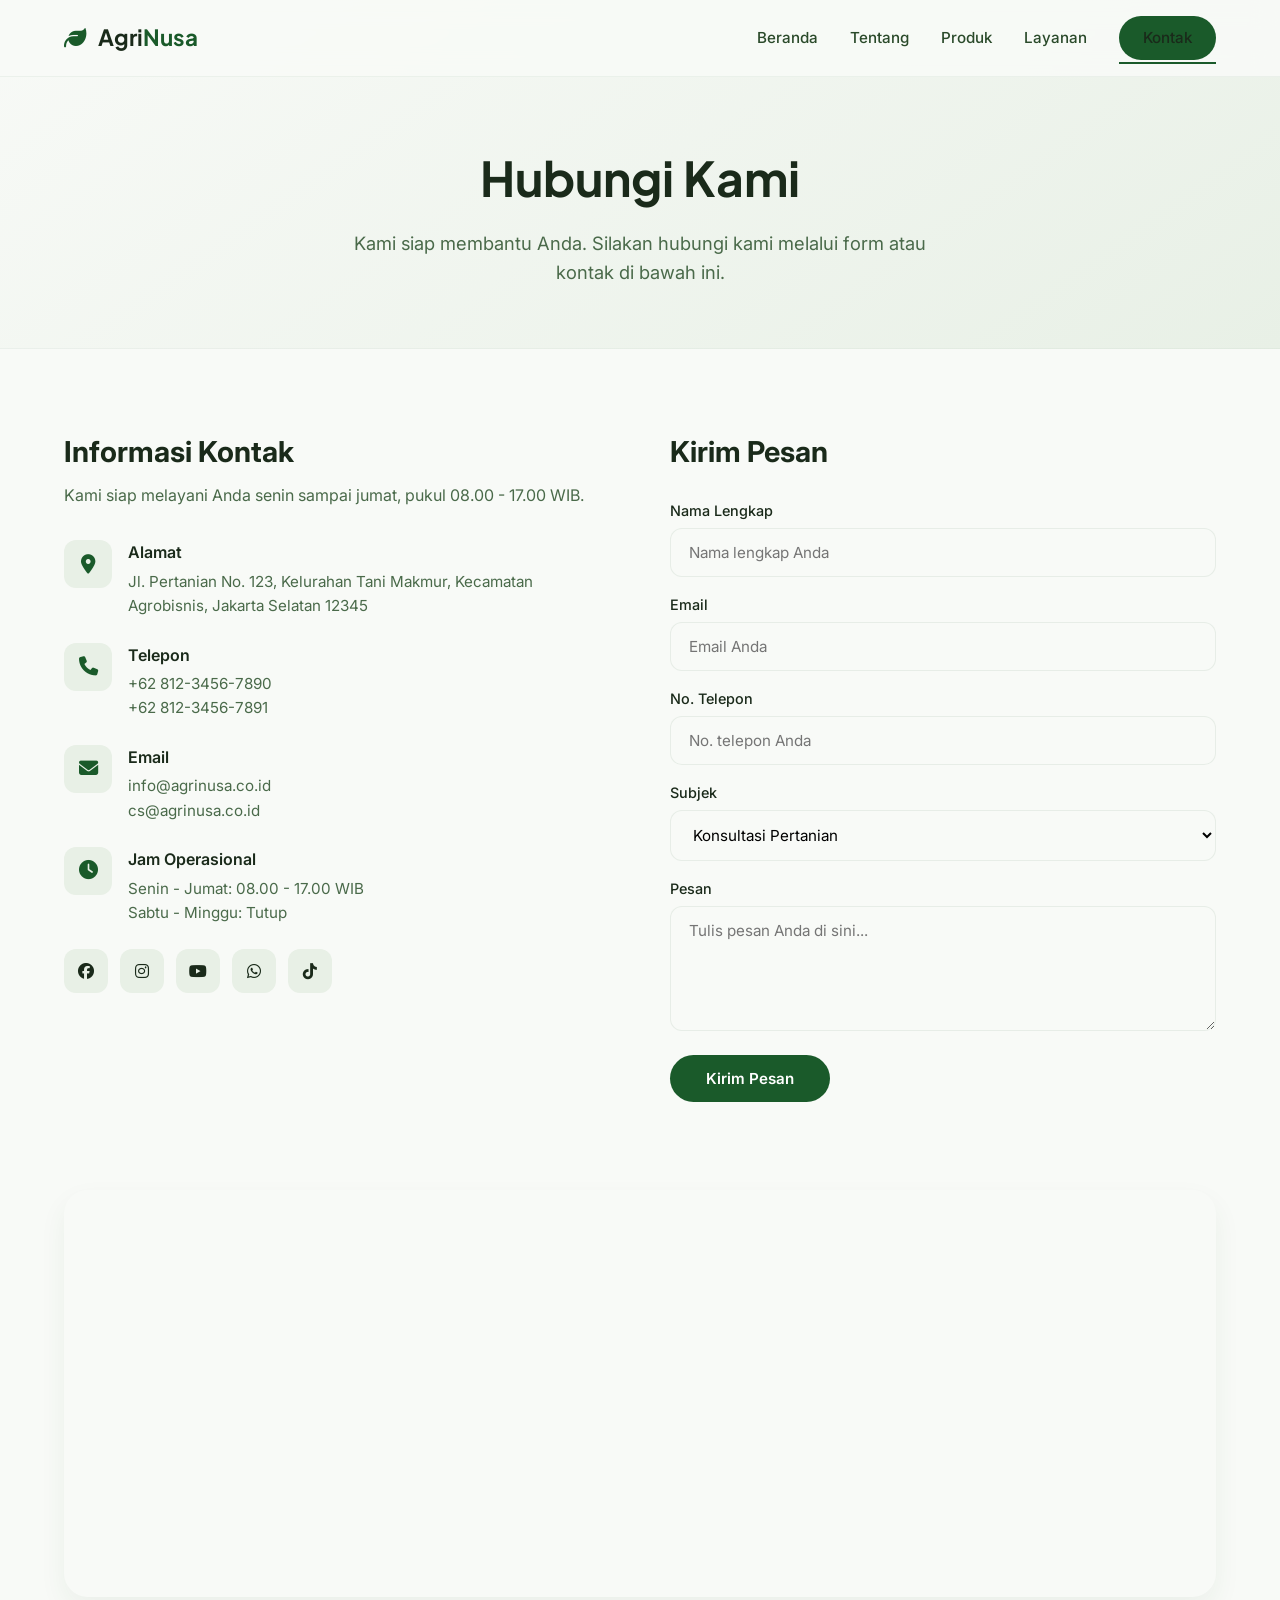
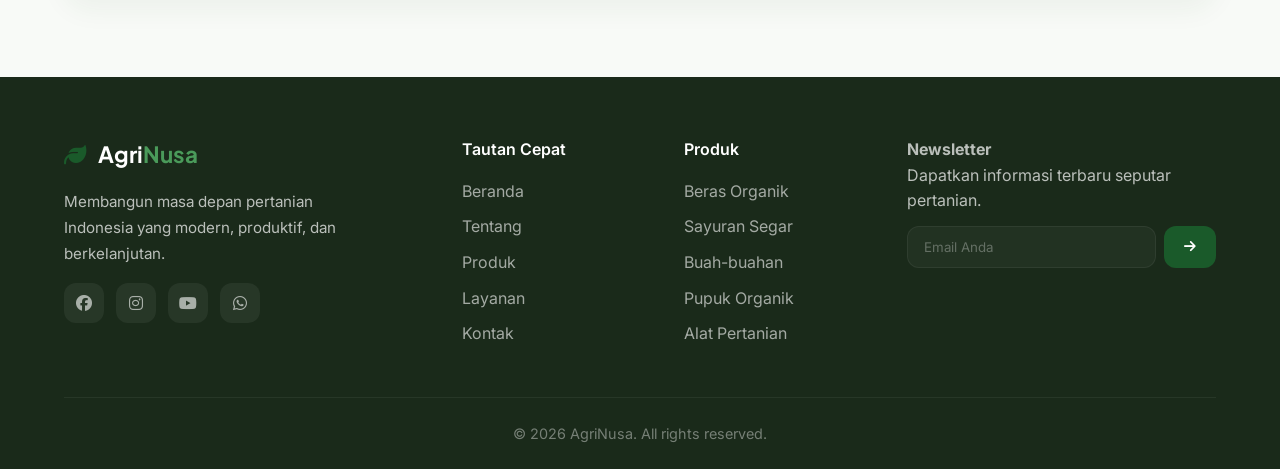
<file: kontak.html>
<!DOCTYPE html>
<html lang="id">
<head>
  <meta charset="UTF-8" />
  <meta name="viewport" content="width=device-width, initial-scale=1.0" />
  <title>AgriNusa - Kontak</title>
  <link rel="icon" href="assets/images/favicon.ico" />
  <meta name="description" content="Hubungi AgriNusa untuk konsultasi pertanian, pemesanan produk, atau kerjasama." />
  <link rel="stylesheet" href="https://cdnjs.cloudflare.com/ajax/libs/font-awesome/6.5.0/css/all.min.css" />
  <link href="https://fonts.googleapis.com/css2?family=Inter:opsz,wght@14..32,400..700&family=Plus+Jakarta+Sans:wght@400;600;700;800&display=swap" rel="stylesheet" />
  <link rel="stylesheet" href="css/style.css" />
</head>
<body>

  <div id="loader">
    <div class="loader-spinner"></div>
    <p>Memuat...</p>
  </div>

  <header>
    <div class="container">
      <nav>
        <div class="logo"><i class="fas fa-leaf"></i> Agri<span>Nusa</span></div>
        <ul class="nav-links">
          <li><a href="index.html">Beranda</a></li>
          <li><a href="tentang.html">Tentang</a></li>
          <li><a href="produk.html">Produk</a></li>
          <li><a href="layanan.html">Layanan</a></li>
          <li><a href="kontak.html" class="active btn btn-primary btn-small">Kontak</a></li>
        </ul>
        <button id="menuToggle" class="menu-toggle" aria-label="Menu"><i class="fas fa-bars"></i></button>
      </nav>
    </div>
  </header>

  <section class="page-hero">
    <div class="container">
      <h1>Hubungi Kami</h1>
      <p>Kami siap membantu Anda. Silakan hubungi kami melalui form atau kontak di bawah ini.</p>
    </div>
  </section>

  <section class="page-section">
    <div class="container">
      <div class="contact-wrapper-full">
        <div class="contact-info-full">
          <h2>Informasi Kontak</h2>
          <p>Kami siap melayani Anda senin sampai jumat, pukul 08.00 - 17.00 WIB.</p>

          <div class="contact-item-full">
            <div class="contact-icon-full"><i class="fas fa-map-marker-alt"></i></div>
            <div>
              <h4>Alamat</h4>
              <p>Jl. Pertanian No. 123, Kelurahan Tani Makmur, Kecamatan Agrobisnis, Jakarta Selatan 12345</p>
            </div>
          </div>

          <div class="contact-item-full">
            <div class="contact-icon-full"><i class="fas fa-phone"></i></div>
            <div>
              <h4>Telepon</h4>
              <p>+62 812-3456-7890</p>
              <p>+62 812-3456-7891</p>
            </div>
          </div>

          <div class="contact-item-full">
            <div class="contact-icon-full"><i class="fas fa-envelope"></i></div>
            <div>
              <h4>Email</h4>
              <p>info@agrinusa.co.id</p>
              <p>cs@agrinusa.co.id</p>
            </div>
          </div>

          <div class="contact-item-full">
            <div class="contact-icon-full"><i class="fas fa-clock"></i></div>
            <div>
              <h4>Jam Operasional</h4>
              <p>Senin - Jumat: 08.00 - 17.00 WIB</p>
              <p>Sabtu - Minggu: Tutup</p>
            </div>
          </div>

          <div class="contact-social-full">
            <a href="#"><i class="fab fa-facebook"></i></a>
            <a href="#"><i class="fab fa-instagram"></i></a>
            <a href="#"><i class="fab fa-youtube"></i></a>
            <a href="#"><i class="fab fa-whatsapp"></i></a>
            <a href="#"><i class="fab fa-tiktok"></i></a>
          </div>
        </div>

        <div class="contact-form-full">
          <h2>Kirim Pesan</h2>
          <form id="contactForm">
            <div class="form-group">
              <label for="nama">Nama Lengkap</label>
              <input type="text" id="nama" placeholder="Nama lengkap Anda" required />
            </div>
            <div class="form-group">
              <label for="email">Email</label>
              <input type="email" id="email" placeholder="Email Anda" required />
            </div>
            <div class="form-group">
              <label for="telepon">No. Telepon</label>
              <input type="text" id="telepon" placeholder="No. telepon Anda" required />
            </div>
            <div class="form-group">
              <label for="subjek">Subjek</label>
              <select id="subjek">
                <option value="konsultasi">Konsultasi Pertanian</option>
                <option value="pemesanan">Pemesanan Produk</option>
                <option value="kerjasama">Kerjasama</option>
                <option value="lainnya">Lainnya</option>
              </select>
            </div>
            <div class="form-group">
              <label for="pesan">Pesan</label>
              <textarea id="pesan" rows="5" placeholder="Tulis pesan Anda di sini..." required></textarea>
            </div>
            <button type="submit" class="btn btn-primary">Kirim Pesan</button>
            <div id="formStatus"></div>
          </form>
        </div>
      </div>
    </div>
  </section>

  <section class="page-section" style="padding-top:0;">
    <div class="container">
      <div class="map-container">
        <iframe src="https://www.google.com/maps/embed?pb=!1m18!1m12!1m3!1d3953.123456789012!2d106.845599!3d-6.208763!2m3!1f0!2f0!3f0!3m2!1i1024!2i768!4f13.1!3m3!1m2!1s0x2e69f3c4c1234567%3A0x123456789abcdef!2sJakarta%2C%20Indonesia!5e0!3m2!1sid!2sid!4v1234567890" allowfullscreen loading="lazy"></iframe>
      </div>
    </div>
  </section>

  <footer>
    <div class="container">
      <div class="footer-grid">
        <div class="footer-about">
          <div class="logo"><i class="fas fa-leaf"></i> Agri<span>Nusa</span></div>
          <p>Membangun masa depan pertanian Indonesia yang modern, produktif, dan berkelanjutan.</p>
          <div class="footer-social">
            <a href="#"><i class="fab fa-facebook"></i></a>
            <a href="#"><i class="fab fa-instagram"></i></a>
            <a href="#"><i class="fab fa-youtube"></i></a>
            <a href="#"><i class="fab fa-whatsapp"></i></a>
          </div>
        </div>
        <div class="footer-links">
          <h4>Tautan Cepat</h4>
          <ul>
            <li><a href="index.html">Beranda</a></li>
            <li><a href="tentang.html">Tentang</a></li>
            <li><a href="produk.html">Produk</a></li>
            <li><a href="layanan.html">Layanan</a></li>
            <li><a href="kontak.html">Kontak</a></li>
          </ul>
        </div>
        <div class="footer-links">
          <h4>Produk</h4>
          <ul>
            <li><a href="#">Beras Organik</a></li>
            <li><a href="#">Sayuran Segar</a></li>
            <li><a href="#">Buah-buahan</a></li>
            <li><a href="#">Pupuk Organik</a></li>
            <li><a href="#">Alat Pertanian</a></li>
          </ul>
        </div>
        <div class="footer-newsletter">
          <h4>Newsletter</h4>
          <p>Dapatkan informasi terbaru seputar pertanian.</p>
          <form>
            <input type="email" placeholder="Email Anda" />
            <button type="submit"><i class="fas fa-arrow-right"></i></button>
          </form>
        </div>
      </div>
      <div class="footer-bottom">
        <p>&copy; 2026 AgriNusa. All rights reserved.</p>
      </div>
    </div>
  </footer>

  <button id="backToTop" class="back-to-top"><i class="fas fa-chevron-up"></i></button>

  <script src="js/main.js"></script>
</body>
</html>
</file>
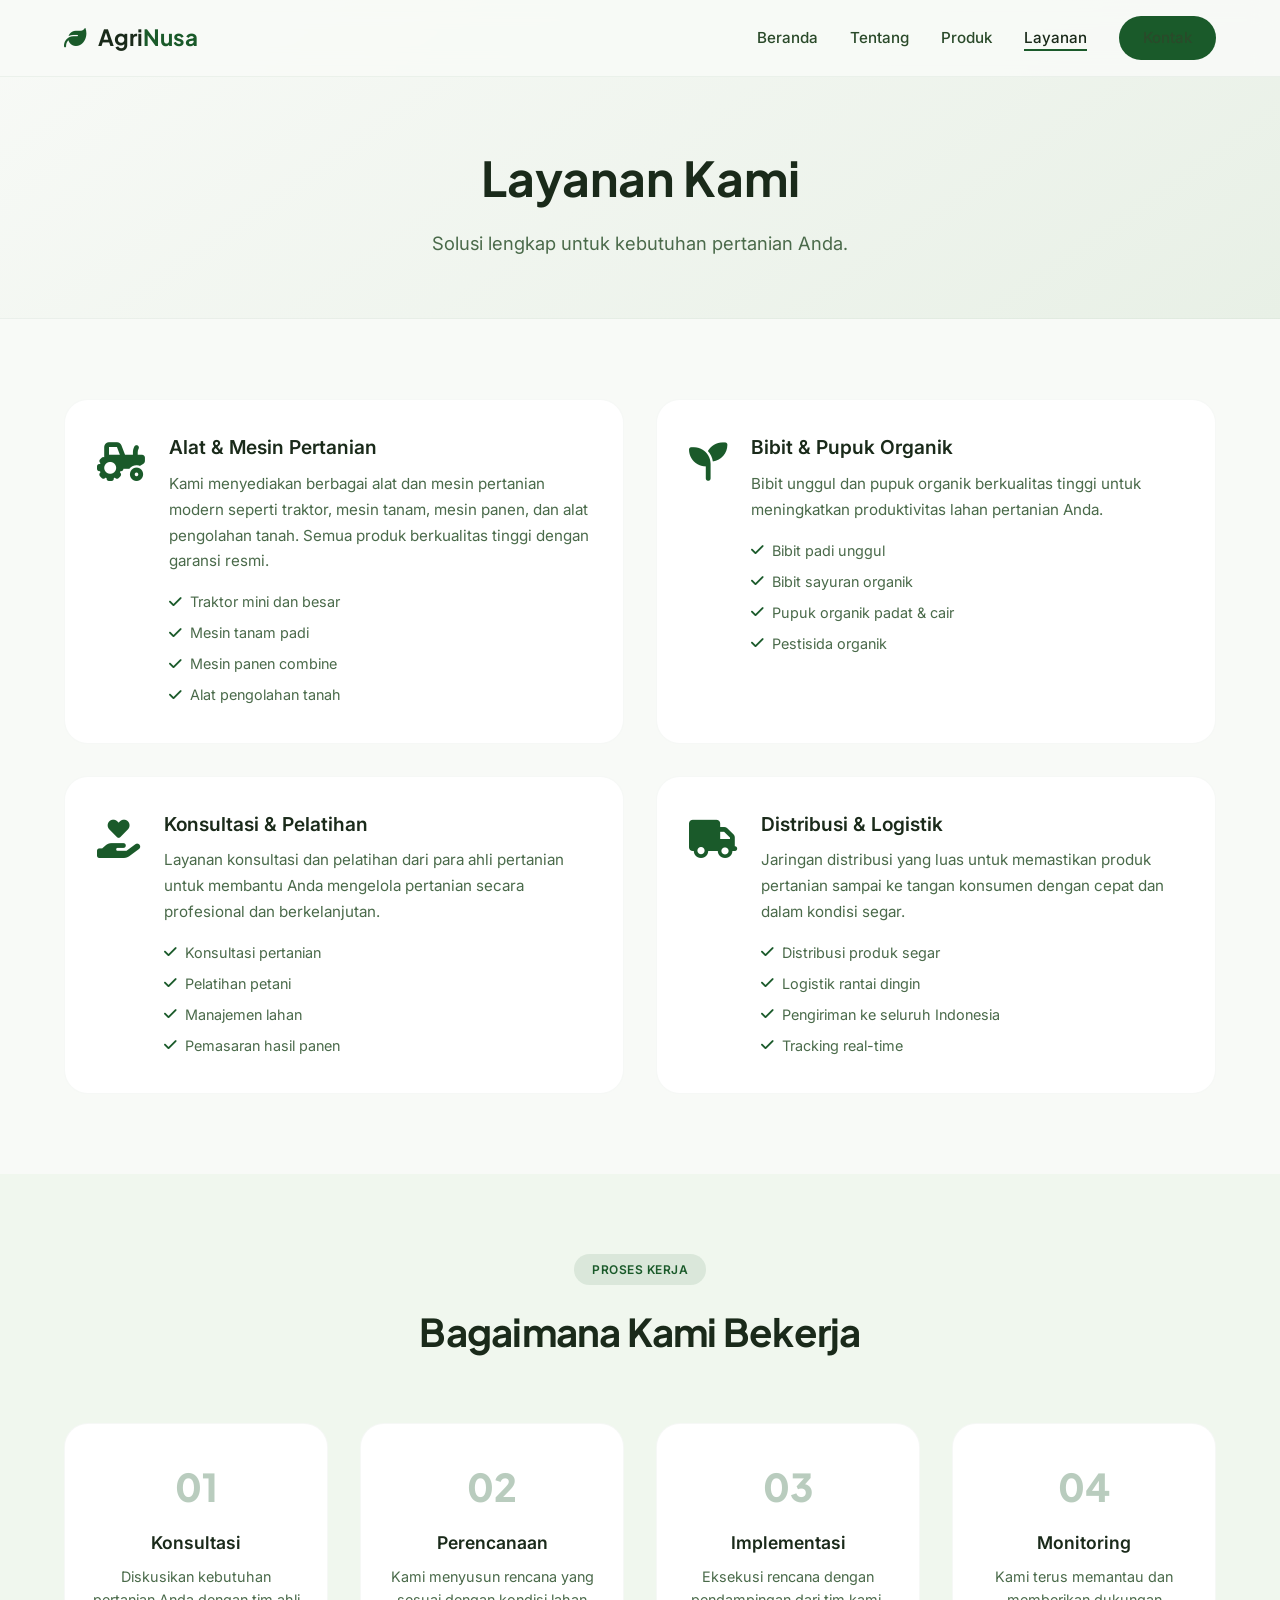
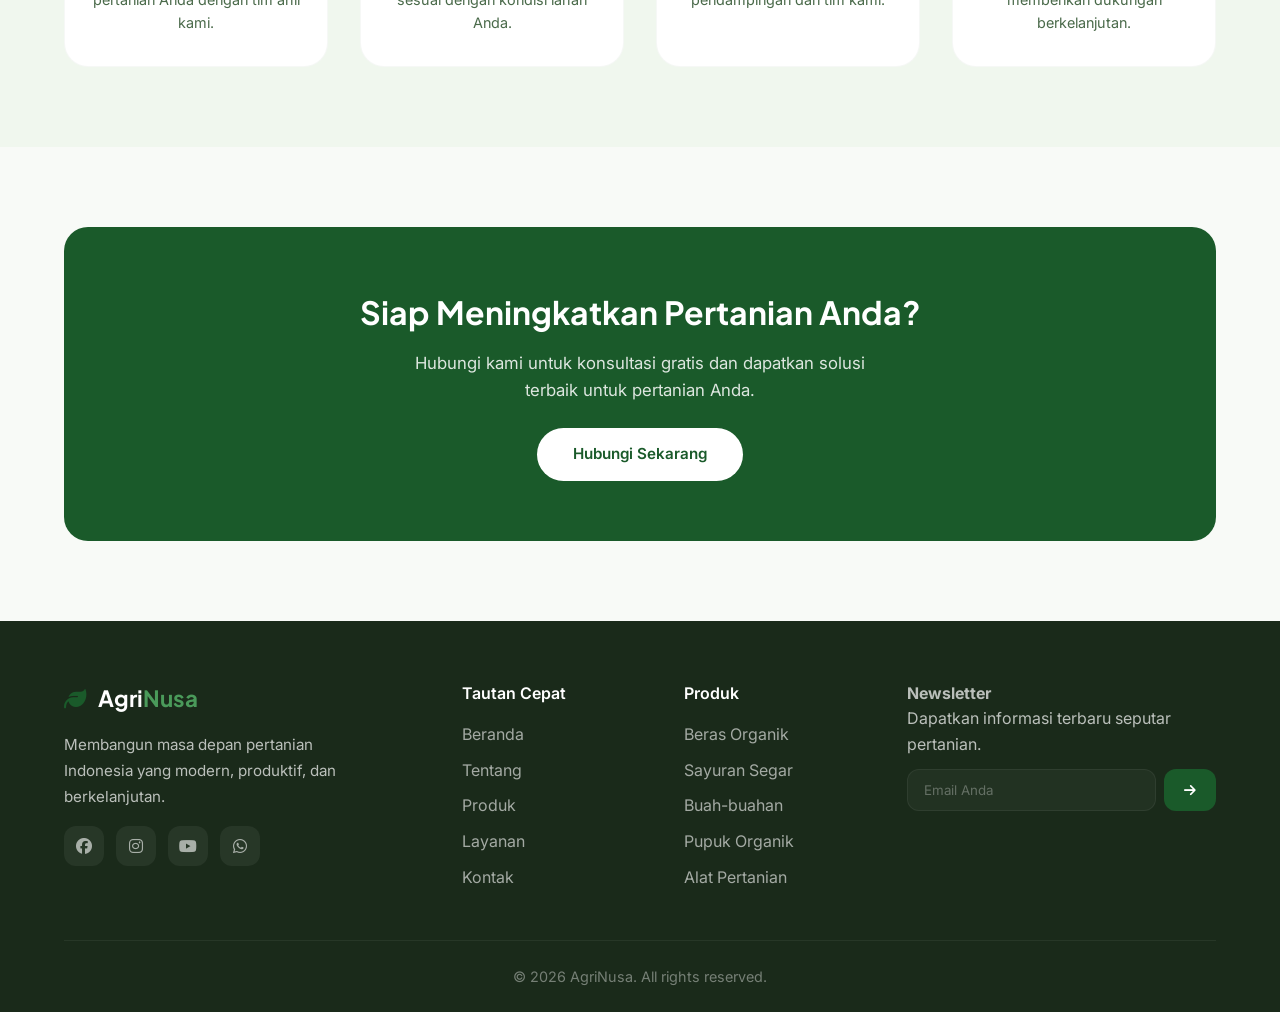
<file: layanan.html>
<!DOCTYPE html>
<html lang="id">
<head>
  <meta charset="UTF-8" />
  <meta name="viewport" content="width=device-width, initial-scale=1.0" />
  <title>AgriNusa - Layanan</title>
  <link rel="icon" href="assets/images/favicon.ico" />
  <meta name="description" content="Layanan pertanian dari AgriNusa - Alat pertanian, bibit unggul, pupuk organik, konsultasi dan pelatihan." />
  <link rel="stylesheet" href="https://cdnjs.cloudflare.com/ajax/libs/font-awesome/6.5.0/css/all.min.css" />
  <link href="https://fonts.googleapis.com/css2?family=Inter:opsz,wght@14..32,400..700&family=Plus+Jakarta+Sans:wght@400;600;700;800&display=swap" rel="stylesheet" />
  <link rel="stylesheet" href="css/style.css" />
</head>
<body>

  <div id="loader">
    <div class="loader-spinner"></div>
    <p>Memuat...</p>
  </div>

  <header>
    <div class="container">
      <nav>
        <div class="logo"><i class="fas fa-leaf"></i> Agri<span>Nusa</span></div>
        <ul class="nav-links">
          <li><a href="index.html">Beranda</a></li>
          <li><a href="tentang.html">Tentang</a></li>
          <li><a href="produk.html">Produk</a></li>
          <li><a href="layanan.html" class="active">Layanan</a></li>
          <li><a href="kontak.html" class="btn btn-primary btn-small">Kontak</a></li>
        </ul>
        <button id="menuToggle" class="menu-toggle" aria-label="Menu"><i class="fas fa-bars"></i></button>
      </nav>
    </div>
  </header>

  <section class="page-hero">
    <div class="container">
      <h1>Layanan Kami</h1>
      <p>Solusi lengkap untuk kebutuhan pertanian Anda.</p>
    </div>
  </section>

  <section class="page-section">
    <div class="container">
      <div class="services-grid-full">
        <div class="service-card-full">
          <div class="service-icon-full"><i class="fas fa-tractor"></i></div>
          <div class="service-content">
            <h3>Alat & Mesin Pertanian</h3>
            <p>Kami menyediakan berbagai alat dan mesin pertanian modern seperti traktor, mesin tanam, mesin panen, dan alat pengolahan tanah. Semua produk berkualitas tinggi dengan garansi resmi.</p>
            <ul>
              <li><i class="fas fa-check"></i> Traktor mini dan besar</li>
              <li><i class="fas fa-check"></i> Mesin tanam padi</li>
              <li><i class="fas fa-check"></i> Mesin panen combine</li>
              <li><i class="fas fa-check"></i> Alat pengolahan tanah</li>
            </ul>
          </div>
        </div>

        <div class="service-card-full">
          <div class="service-icon-full"><i class="fas fa-seedling"></i></div>
          <div class="service-content">
            <h3>Bibit & Pupuk Organik</h3>
            <p>Bibit unggul dan pupuk organik berkualitas tinggi untuk meningkatkan produktivitas lahan pertanian Anda.</p>
            <ul>
              <li><i class="fas fa-check"></i> Bibit padi unggul</li>
              <li><i class="fas fa-check"></i> Bibit sayuran organik</li>
              <li><i class="fas fa-check"></i> Pupuk organik padat & cair</li>
              <li><i class="fas fa-check"></i> Pestisida organik</li>
            </ul>
          </div>
        </div>

        <div class="service-card-full">
          <div class="service-icon-full"><i class="fas fa-hand-holding-heart"></i></div>
          <div class="service-content">
            <h3>Konsultasi & Pelatihan</h3>
            <p>Layanan konsultasi dan pelatihan dari para ahli pertanian untuk membantu Anda mengelola pertanian secara profesional dan berkelanjutan.</p>
            <ul>
              <li><i class="fas fa-check"></i> Konsultasi pertanian</li>
              <li><i class="fas fa-check"></i> Pelatihan petani</li>
              <li><i class="fas fa-check"></i> Manajemen lahan</li>
              <li><i class="fas fa-check"></i> Pemasaran hasil panen</li>
            </ul>
          </div>
        </div>

        <div class="service-card-full">
          <div class="service-icon-full"><i class="fas fa-truck"></i></div>
          <div class="service-content">
            <h3>Distribusi & Logistik</h3>
            <p>Jaringan distribusi yang luas untuk memastikan produk pertanian sampai ke tangan konsumen dengan cepat dan dalam kondisi segar.</p>
            <ul>
              <li><i class="fas fa-check"></i> Distribusi produk segar</li>
              <li><i class="fas fa-check"></i> Logistik rantai dingin</li>
              <li><i class="fas fa-check"></i> Pengiriman ke seluruh Indonesia</li>
              <li><i class="fas fa-check"></i> Tracking real-time</li>
            </ul>
          </div>
        </div>
      </div>
    </div>
  </section>

  <section class="page-section" style="background:#f0f7ee;">
    <div class="container">
      <div class="section-header">
        <span class="section-tag">PROSES KERJA</span>
        <h2 class="section-title">Bagaimana Kami Bekerja</h2>
      </div>
      <div class="proses-grid">
        <div class="proses-card">
          <div class="proses-number">01</div>
          <h3>Konsultasi</h3>
          <p>Diskusikan kebutuhan pertanian Anda dengan tim ahli kami.</p>
        </div>
        <div class="proses-card">
          <div class="proses-number">02</div>
          <h3>Perencanaan</h3>
          <p>Kami menyusun rencana yang sesuai dengan kondisi lahan Anda.</p>
        </div>
        <div class="proses-card">
          <div class="proses-number">03</div>
          <h3>Implementasi</h3>
          <p>Eksekusi rencana dengan pendampingan dari tim kami.</p>
        </div>
        <div class="proses-card">
          <div class="proses-number">04</div>
          <h3>Monitoring</h3>
          <p>Kami terus memantau dan memberikan dukungan berkelanjutan.</p>
        </div>
      </div>
    </div>
  </section>

  <section class="page-section">
    <div class="container">
      <div class="cta-box">
        <h2>Siap Meningkatkan Pertanian Anda?</h2>
        <p>Hubungi kami untuk konsultasi gratis dan dapatkan solusi terbaik untuk pertanian Anda.</p>
        <a href="kontak.html" class="btn btn-primary">Hubungi Sekarang</a>
      </div>
    </div>
  </section>

  <footer>
    <div class="container">
      <div class="footer-grid">
        <div class="footer-about">
          <div class="logo"><i class="fas fa-leaf"></i> Agri<span>Nusa</span></div>
          <p>Membangun masa depan pertanian Indonesia yang modern, produktif, dan berkelanjutan.</p>
          <div class="footer-social">
            <a href="#"><i class="fab fa-facebook"></i></a>
            <a href="#"><i class="fab fa-instagram"></i></a>
            <a href="#"><i class="fab fa-youtube"></i></a>
            <a href="#"><i class="fab fa-whatsapp"></i></a>
          </div>
        </div>
        <div class="footer-links">
          <h4>Tautan Cepat</h4>
          <ul>
            <li><a href="index.html">Beranda</a></li>
            <li><a href="tentang.html">Tentang</a></li>
            <li><a href="produk.html">Produk</a></li>
            <li><a href="layanan.html">Layanan</a></li>
            <li><a href="kontak.html">Kontak</a></li>
          </ul>
        </div>
        <div class="footer-links">
          <h4>Produk</h4>
          <ul>
            <li><a href="#">Beras Organik</a></li>
            <li><a href="#">Sayuran Segar</a></li>
            <li><a href="#">Buah-buahan</a></li>
            <li><a href="#">Pupuk Organik</a></li>
            <li><a href="#">Alat Pertanian</a></li>
          </ul>
        </div>
        <div class="footer-newsletter">
          <h4>Newsletter</h4>
          <p>Dapatkan informasi terbaru seputar pertanian.</p>
          <form>
            <input type="email" placeholder="Email Anda" />
            <button type="submit"><i class="fas fa-arrow-right"></i></button>
          </form>
        </div>
      </div>
      <div class="footer-bottom">
        <p>&copy; 2026 AgriNusa. All rights reserved.</p>
      </div>
    </div>
  </footer>

  <button id="backToTop" class="back-to-top"><i class="fas fa-chevron-up"></i></button>

  <script src="js/main.js"></script>
</body>
</html>
</file>
<file: css/style.css>
* {
  margin: 0;
  padding: 0;
  box-sizing: border-box;
}

body {
  font-family: 'Inter', sans-serif;
  background: #f8faf7;
  color: #1a2a1a;
  scroll-behavior: smooth;
  line-height: 1.6;
}

.container {
  max-width: 1200px;
  margin: 0 auto;
  padding: 0 24px;
}

a {
  text-decoration: none;
  color: inherit;
}

img {
  max-width: 100%;
  height: auto;
  display: block;
}

.btn {
  display: inline-block;
  padding: 14px 36px;
  border-radius: 60px;
  font-weight: 600;
  font-size: 0.95rem;
  transition: all 0.25s ease;
  cursor: pointer;
  border: none;
  font-family: 'Inter', sans-serif;
}

.btn-primary {
  background: #1a5a2a;
  color: #fff;
}

.btn-primary:hover {
  background: #0f3d1a;
  transform: translateY(-2px);
  box-shadow: 0 12px 28px rgba(26, 90, 42, 0.30);
}

.btn-outline {
  background: transparent;
  border: 1.5px solid #1a5a2a;
  color: #1a5a2a;
}

.btn-outline:hover {
  background: #1a5a2a;
  color: #fff;
  transform: translateY(-2px);
  box-shadow: 0 10px 30px rgba(26, 90, 42, 0.15);
}

.btn-small {
  padding: 10px 24px;
  font-size: 0.85rem;
}

.section-tag {
  display: inline-block;
  background: rgba(26, 90, 42, 0.10);
  padding: 6px 18px;
  border-radius: 60px;
  font-size: 0.75rem;
  font-weight: 600;
  color: #1a5a2a;
  letter-spacing: 0.5px;
  text-transform: uppercase;
  margin-bottom: 16px;
}

.section-title {
  font-size: 2.4rem;
  font-weight: 700;
  letter-spacing: -0.02em;
  color: #1a2a1a;
  margin-bottom: 16px;
  font-family: 'Plus Jakarta Sans', sans-serif;
}

.section-subtitle {
  font-size: 1.1rem;
  color: #4a6a4a;
  max-width: 600px;
  line-height: 1.7;
}

.section-header {
  text-align: center;
  margin-bottom: 60px;
}

.section-header .section-subtitle {
  margin: 0 auto;
}

#loader {
  position: fixed;
  top: 0;
  left: 0;
  width: 100%;
  height: 100%;
  background: #f8faf7;
  display: flex;
  flex-direction: column;
  align-items: center;
  justify-content: center;
  z-index: 9999;
  transition: opacity 0.6s ease, visibility 0.6s ease;
}

#loader.hidden {
  opacity: 0;
  visibility: hidden;
}

.loader-spinner {
  width: 40px;
  height: 40px;
  border: 3px solid rgba(26, 90, 42, 0.08);
  border-top: 3px solid #1a5a2a;
  border-radius: 50%;
  animation: spin 0.8s linear infinite;
}

@keyframes spin {
  to { transform: rotate(360deg); }
}

#loader p {
  margin-top: 16px;
  color: #4a6a4a;
  font-weight: 500;
}

header {
  position: fixed;
  top: 0;
  width: 100%;
  z-index: 1000;
  background: rgba(248, 250, 247, 0.92);
  backdrop-filter: blur(12px);
  border-bottom: 1px solid rgba(26, 90, 42, 0.06);
  padding: 16px 0;
  transition: transform 0.3s ease;
}

nav {
  display: flex;
  justify-content: space-between;
  align-items: center;
}

.logo {
  font-size: 1.4rem;
  font-weight: 700;
  color: #1a2a1a;
  font-family: 'Plus Jakarta Sans', sans-serif;
}

.logo i {
  color: #1a5a2a;
  margin-right: 8px;
}

.logo span {
  color: #1a5a2a;
}

.nav-links {
  display: flex;
  gap: 32px;
  list-style: none;
  align-items: center;
}

.nav-links a {
  font-weight: 500;
  font-size: 0.95rem;
  color: #2a4a2a;
  transition: color 0.2s;
  position: relative;
}

.nav-links a::after {
  content: '';
  position: absolute;
  bottom: -4px;
  left: 0;
  width: 0%;
  height: 2px;
  background: #1a5a2a;
  transition: width 0.3s ease;
}

.nav-links a:hover,
.nav-links a.active {
  color: #1a2a1a;
}

.nav-links a:hover::after,
.nav-links a.active::after {
  width: 100%;
}

.menu-toggle {
  display: none;
  background: none;
  border: none;
  font-size: 1.4rem;
  color: #1a2a1a;
  cursor: pointer;
}

#hero {
  padding: 140px 0 80px;
  background: linear-gradient(145deg, #f8faf7 0%, #e8f0e6 100%);
  border-bottom: 1px solid rgba(26, 90, 42, 0.06);
}

.hero-grid {
  display: grid;
  grid-template-columns: 1fr 1fr;
  gap: 60px;
  align-items: center;
}

.hero-badge {
  display: inline-flex;
  align-items: center;
  gap: 8px;
  background: rgba(26, 90, 42, 0.10);
  padding: 8px 18px;
  border-radius: 60px;
  color: #1a5a2a;
  font-size: 0.85rem;
  font-weight: 500;
  margin-bottom: 24px;
}

.hero-title {
  font-size: 3.6rem;
  font-weight: 700;
  letter-spacing: -0.02em;
  line-height: 1.1;
  color: #1a2a1a;
  margin-bottom: 20px;
  font-family: 'Plus Jakarta Sans', sans-serif;
}

.hero-title span {
  color: #1a5a2a;
}

.hero-desc {
  font-size: 1.15rem;
  color: #3a5a3a;
  max-width: 480px;
  line-height: 1.8;
  margin-bottom: 36px;
}

.hero-actions {
  display: flex;
  gap: 16px;
  flex-wrap: wrap;
}

.hero-stats {
  display: flex;
  gap: 48px;
  margin-top: 52px;
  padding-top: 32px;
  border-top: 1px solid rgba(26, 90, 42, 0.08);
}

.hero-stats-item {
  display: flex;
  flex-direction: column;
}

.hero-stats-item strong {
  font-size: 1.8rem;
  font-weight: 700;
  color: #1a2a1a;
}

.hero-stats-item span {
  font-size: 0.9rem;
  color: #4a6a4a;
}

.hero-img-wrapper {
  border-radius: 40px;
  overflow: hidden;
  box-shadow: 0 30px 50px rgba(26, 90, 42, 0.12);
}

.hero-img-wrapper img {
  width: 100%;
  height: 100%;
  object-fit: cover;
}

#layanan {
  padding: 100px 0;
  background: #fff;
}

.layanan-grid {
  display: grid;
  grid-template-columns: repeat(auto-fit, minmax(280px, 1fr));
  gap: 32px;
}

.layanan-card {
  background: #f8faf7;
  padding: 40px 32px;
  border-radius: 24px;
  transition: all 0.3s ease;
  border: 1px solid rgba(26, 90, 42, 0.04);
  text-align: center;
}

.layanan-card:hover {
  transform: translateY(-6px);
  box-shadow: 0 20px 40px rgba(26, 90, 42, 0.06);
  border-color: rgba(26, 90, 42, 0.15);
}

.layanan-icon {
  font-size: 2.8rem;
  color: #1a5a2a;
  margin-bottom: 18px;
}

.layanan-card h3 {
  font-size: 1.3rem;
  font-weight: 600;
  margin-bottom: 10px;
  color: #1a2a1a;
}

.layanan-card p {
  color: #4a6a4a;
  font-size: 0.95rem;
  line-height: 1.7;
}

#produk {
  padding: 100px 0;
  background: #f8faf7;
}

.produk-grid {
  display: grid;
  grid-template-columns: repeat(auto-fit, minmax(280px, 1fr));
  gap: 32px;
}

.produk-card {
  background: #fff;
  border-radius: 24px;
  overflow: hidden;
  transition: all 0.3s ease;
  border: 1px solid rgba(26, 90, 42, 0.04);
}

.produk-card:hover {
  transform: translateY(-6px);
  box-shadow: 0 20px 40px rgba(26, 90, 42, 0.08);
}

.produk-card img {
  width: 100%;
  height: 220px;
  object-fit: cover;
}

.produk-info {
  padding: 24px;
}

.produk-info h3 {
  font-size: 1.2rem;
  font-weight: 600;
  margin-bottom: 8px;
  color: #1a2a1a;
}

.produk-info p {
  color: #4a6a4a;
  font-size: 0.95rem;
  line-height: 1.6;
  margin-bottom: 12px;
}

.produk-harga {
  display: inline-block;
  font-size: 1.1rem;
  font-weight: 700;
  color: #1a5a2a;
  margin-bottom: 16px;
}

#tentang {
  padding: 100px 0;
  background: #fff;
}

.tentang-grid {
  display: grid;
  grid-template-columns: 1fr 1fr;
  gap: 60px;
  align-items: center;
}

.tentang-image img {
  border-radius: 24px;
  box-shadow: 0 20px 40px rgba(26, 90, 42, 0.08);
}

.tentang-list {
  list-style: none;
  margin: 24px 0 32px;
}

.tentang-list li {
  display: flex;
  align-items: center;
  gap: 12px;
  margin-bottom: 12px;
  color: #2a4a2a;
  font-weight: 500;
}

.tentang-list li i {
  color: #1a5a2a;
  font-size: 1.2rem;
}

#testimoni {
  padding: 100px 0;
  background: #f8faf7;
}

.testimoni-grid {
  display: grid;
  grid-template-columns: repeat(auto-fit, minmax(280px, 1fr));
  gap: 32px;
}

.testimoni-card {
  background: #fff;
  padding: 32px 28px;
  border-radius: 24px;
  border: 1px solid rgba(26, 90, 42, 0.04);
}

.testimoni-stars {
  color: #f4b942;
  font-size: 1rem;
  letter-spacing: 2px;
  margin-bottom: 12px;
}

.testimoni-card p {
  font-size: 1rem;
  color: #1a2a1a;
  line-height: 1.7;
  margin-bottom: 16px;
}

.testimoni-author strong {
  display: block;
  font-weight: 600;
  color: #1a2a1a;
}

.testimoni-author span {
  font-size: 0.85rem;
  color: #4a6a4a;
}

#kontak {
  padding: 100px 0;
  background: #fff;
}

.kontak-wrapper {
  display: grid;
  grid-template-columns: 1fr 1fr;
  gap: 60px;
  align-items: start;
}

.kontak-content .section-subtitle {
  margin-bottom: 32px;
}

.kontak-methods {
  display: flex;
  flex-direction: column;
  gap: 16px;
}

.kontak-item {
  display: flex;
  align-items: center;
  gap: 14px;
  font-size: 1rem;
  color: #1a2a1a;
}

.kontak-item i {
  width: 40px;
  height: 40px;
  background: #e8f0e6;
  border-radius: 12px;
  display: flex;
  align-items: center;
  justify-content: center;
  color: #1a5a2a;
  font-size: 1.1rem;
}

.kontak-form {
  display: flex;
  flex-direction: column;
  gap: 16px;
}

.kontak-form input,
.kontak-form textarea,
.kontak-form select {
  padding: 14px 20px;
  border-radius: 16px;
  border: 1px solid rgba(26, 90, 42, 0.08);
  font-family: 'Inter', sans-serif;
  font-size: 0.95rem;
  background: #f8faf7;
  transition: border-color 0.3s ease;
}

.kontak-form input:focus,
.kontak-form textarea:focus,
.kontak-form select:focus {
  outline: none;
  border-color: #1a5a2a;
}

.kontak-form textarea {
  resize: vertical;
}

#formStatus {
  margin-top: 8px;
  font-weight: 500;
  font-size: 0.9rem;
}

#formStatus.success {
  color: #1a5a2a;
}

#formStatus.error {
  color: #c0392b;
}

footer {
  background: #1a2a1a;
  color: rgba(255, 255, 255, 0.7);
  padding: 60px 0 0;
}

.footer-grid {
  display: grid;
  grid-template-columns: 2fr 1fr 1fr 1.5fr;
  gap: 48px;
  padding-bottom: 40px;
  border-bottom: 1px solid rgba(255, 255, 255, 0.06);
}

.footer-about .logo {
  color: #fff;
  margin-bottom: 16px;
}

.footer-about .logo span {
  color: #4a9a5a;
}

.footer-about p {
  font-size: 0.95rem;
  line-height: 1.7;
  max-width: 300px;
}

.footer-social {
  display: flex;
  gap: 12px;
  margin-top: 16px;
}

.footer-social a {
  width: 40px;
  height: 40px;
  background: rgba(255, 255, 255, 0.06);
  border-radius: 12px;
  display: flex;
  align-items: center;
  justify-content: center;
  transition: all 0.3s ease;
  color: rgba(255, 255, 255, 0.6);
}

.footer-social a:hover {
  background: #1a5a2a;
  color: #fff;
  transform: translateY(-2px);
}

.footer-links h4 {
  color: #fff;
  font-weight: 600;
  margin-bottom: 16px;
}

.footer-links ul {
  list-style: none;
}

.footer-links ul li {
  margin-bottom: 10px;
}

.footer-links ul li a {
  color: rgba(255, 255, 255, 0.6);
  transition: color 0.2s ease;
}

.footer-links ul li a:hover {
  color: #4a9a5a;
}

.footer-newsletter p {
  margin-bottom: 12px;
}

.footer-newsletter form {
  display: flex;
  gap: 8px;
}

.footer-newsletter input {
  flex: 1;
  padding: 12px 16px;
  border-radius: 12px;
  border: 1px solid rgba(255, 255, 255, 0.06);
  background: rgba(255, 255, 255, 0.04);
  color: #fff;
  font-family: 'Inter', sans-serif;
}

.footer-newsletter input::placeholder {
  color: rgba(255, 255, 255, 0.3);
}

.footer-newsletter button {
  padding: 12px 20px;
  border-radius: 12px;
  border: none;
  background: #1a5a2a;
  color: #fff;
  cursor: pointer;
  transition: background 0.3s ease;
}

.footer-newsletter button:hover {
  background: #0f3d1a;
}

.footer-bottom {
  padding: 24px 0;
  text-align: center;
  font-size: 0.9rem;
  color: rgba(255, 255, 255, 0.4);
}

.back-to-top {
  position: fixed;
  bottom: 30px;
  right: 30px;
  width: 48px;
  height: 48px;
  border-radius: 50%;
  background: #1a2a1a;
  color: #fff;
  border: none;
  cursor: pointer;
  font-size: 1.2rem;
  box-shadow: 0 8px 24px rgba(26, 42, 26, 0.25);
  transition: all 0.3s ease;
  opacity: 0;
  visibility: hidden;
  z-index: 999;
}

.back-to-top.visible {
  opacity: 1;
  visibility: visible;
}

.back-to-top:hover {
  background: #1a5a2a;
  transform: translateY(-3px);
}

.page-hero {
  padding: 140px 0 60px;
  background: linear-gradient(145deg, #f8faf7 0%, #e8f0e6 100%);
  border-bottom: 1px solid rgba(26, 90, 42, 0.06);
  text-align: center;
}

.page-hero h1 {
  font-size: 3rem;
  font-weight: 700;
  color: #1a2a1a;
  font-family: 'Plus Jakarta Sans', sans-serif;
  margin-bottom: 12px;
}

.page-hero p {
  font-size: 1.15rem;
  color: #4a6a4a;
  max-width: 600px;
  margin: 0 auto;
}

.page-section {
  padding: 80px 0;
}

.about-grid {
  display: grid;
  grid-template-columns: 1fr 1fr;
  gap: 60px;
  align-items: center;
}

.about-image img {
  border-radius: 24px;
  box-shadow: 0 20px 40px rgba(26, 90, 42, 0.08);
}

.visi-grid {
  display: grid;
  grid-template-columns: 1fr 1fr;
  gap: 32px;
}

.visi-card {
  background: #fff;
  padding: 40px 32px;
  border-radius: 24px;
  border: 1px solid rgba(26, 90, 42, 0.04);
}

.visi-card i {
  font-size: 2.4rem;
  color: #1a5a2a;
  margin-bottom: 16px;
}

.visi-card h3 {
  font-size: 1.3rem;
  font-weight: 600;
  margin-bottom: 12px;
  color: #1a2a1a;
}

.visi-card p {
  color: #4a6a4a;
  line-height: 1.7;
}

.visi-card ul {
  list-style: none;
}

.visi-card ul li {
  padding: 6px 0;
  padding-left: 24px;
  position: relative;
  color: #4a6a4a;
}

.visi-card ul li::before {
  content: '✓';
  position: absolute;
  left: 0;
  color: #1a5a2a;
  font-weight: 700;
}

.tim-grid {
  display: grid;
  grid-template-columns: repeat(auto-fit, minmax(200px, 1fr));
  gap: 32px;
}

.tim-card {
  text-align: center;
  background: #fff;
  padding: 24px;
  border-radius: 24px;
  border: 1px solid rgba(26, 90, 42, 0.04);
}

.tim-card img {
  width: 120px;
  height: 120px;
  border-radius: 50%;
  object-fit: cover;
  margin: 0 auto 16px;
}

.tim-card h3 {
  font-size: 1.1rem;
  font-weight: 600;
  color: #1a2a1a;
}

.tim-card span {
  font-size: 0.9rem;
  color: #4a6a4a;
}

.product-filters {
  display: flex;
  justify-content: center;
  gap: 12px;
  margin-bottom: 40px;
  flex-wrap: wrap;
}

.filter-btn {
  background: #f8faf7;
  border: 1px solid rgba(26, 90, 42, 0.08);
  padding: 8px 24px;
  border-radius: 60px;
  font-weight: 500;
  font-size: 0.9rem;
  color: #1a2a1a;
  cursor: pointer;
  transition: all 0.3s ease;
  font-family: 'Inter', sans-serif;
}

.filter-btn:hover {
  background: #1a5a2a;
  color: #fff;
  border-color: #1a5a2a;
}

.filter-btn.active {
  background: #1a5a2a;
  color: #fff;
  border-color: #1a5a2a;
}

.services-grid-full {
  display: grid;
  grid-template-columns: 1fr 1fr;
  gap: 32px;
}

.service-card-full {
  display: flex;
  gap: 24px;
  background: #fff;
  padding: 32px;
  border-radius: 24px;
  border: 1px solid rgba(26, 90, 42, 0.04);
  transition: all 0.3s ease;
}

.service-card-full:hover {
  box-shadow: 0 12px 28px rgba(26, 90, 42, 0.06);
}

.service-icon-full {
  font-size: 2.4rem;
  color: #1a5a2a;
  flex-shrink: 0;
}

.service-content h3 {
  font-size: 1.2rem;
  font-weight: 600;
  color: #1a2a1a;
  margin-bottom: 8px;
}

.service-content p {
  color: #4a6a4a;
  font-size: 0.95rem;
  line-height: 1.7;
  margin-bottom: 12px;
}

.service-content ul {
  list-style: none;
}

.service-content ul li {
  display: flex;
  align-items: center;
  gap: 8px;
  color: #4a6a4a;
  font-size: 0.9rem;
  padding: 4px 0;
}

.service-content ul li i {
  color: #1a5a2a;
}

.proses-grid {
  display: grid;
  grid-template-columns: repeat(auto-fit, minmax(220px, 1fr));
  gap: 32px;
}

.proses-card {
  text-align: center;
  padding: 32px 24px;
  background: #fff;
  border-radius: 24px;
  border: 1px solid rgba(26, 90, 42, 0.04);
}

.proses-number {
  font-size: 2.4rem;
  font-weight: 800;
  color: #1a5a2a;
  opacity: 0.3;
  margin-bottom: 12px;
  font-family: 'Plus Jakarta Sans', sans-serif;
}

.proses-card h3 {
  font-size: 1.1rem;
  font-weight: 600;
  color: #1a2a1a;
  margin-bottom: 8px;
}

.proses-card p {
  color: #4a6a4a;
  font-size: 0.9rem;
  line-height: 1.6;
}

.cta-box {
  background: #1a5a2a;
  padding: 60px 48px;
  border-radius: 24px;
  text-align: center;
  color: #fff;
}

.cta-box h2 {
  font-size: 2rem;
  font-weight: 700;
  margin-bottom: 12px;
  font-family: 'Plus Jakarta Sans', sans-serif;
}

.cta-box p {
  font-size: 1.05rem;
  opacity: 0.85;
  max-width: 500px;
  margin: 0 auto 24px;
}

.cta-box .btn-primary {
  background: #fff;
  color: #1a5a2a;
}

.cta-box .btn-primary:hover {
  background: #e8f0e6;
  box-shadow: 0 12px 28px rgba(0, 0, 0, 0.15);
}

.contact-wrapper-full {
  display: grid;
  grid-template-columns: 1fr 1fr;
  gap: 60px;
}

.contact-info-full h2 {
  font-size: 1.8rem;
  font-weight: 700;
  color: #1a2a1a;
  margin-bottom: 8px;
}

.contact-info-full > p {
  color: #4a6a4a;
  margin-bottom: 32px;
}

.contact-item-full {
  display: flex;
  gap: 16px;
  margin-bottom: 24px;
}

.contact-icon-full {
  width: 48px;
  height: 48px;
  background: #e8f0e6;
  border-radius: 12px;
  display: flex;
  align-items: center;
  justify-content: center;
  color: #1a5a2a;
  font-size: 1.2rem;
  flex-shrink: 0;
}

.contact-item-full h4 {
  font-weight: 600;
  color: #1a2a1a;
  margin-bottom: 4px;
}

.contact-item-full p {
  color: #4a6a4a;
  font-size: 0.95rem;
}

.contact-social-full {
  display: flex;
  gap: 12px;
  margin-top: 24px;
}

.contact-social-full a {
  width: 44px;
  height: 44px;
  background: #e8f0e6;
  border-radius: 12px;
  display: flex;
  align-items: center;
  justify-content: center;
  color: #1a2a1a;
  transition: all 0.3s ease;
}

.contact-social-full a:hover {
  background: #1a5a2a;
  color: #fff;
  transform: translateY(-2px);
}

.contact-form-full h2 {
  font-size: 1.8rem;
  font-weight: 700;
  color: #1a2a1a;
  margin-bottom: 24px;
}

.form-group {
  margin-bottom: 16px;
}

.form-group label {
  display: block;
  font-weight: 500;
  color: #1a2a1a;
  margin-bottom: 6px;
  font-size: 0.9rem;
}

.form-group input,
.form-group textarea,
.form-group select {
  width: 100%;
  padding: 14px 18px;
  border-radius: 12px;
  border: 1px solid rgba(26, 90, 42, 0.08);
  font-family: 'Inter', sans-serif;
  font-size: 0.95rem;
  background: #f8faf7;
  transition: border-color 0.3s ease;
}

.form-group input:focus,
.form-group textarea:focus,
.form-group select:focus {
  outline: none;
  border-color: #1a5a2a;
}

.map-container {
  border-radius: 24px;
  overflow: hidden;
  box-shadow: 0 12px 28px rgba(26, 90, 42, 0.06);
}

.map-container iframe {
  width: 100%;
  height: 400px;
  border: none;
}

@media (max-width: 1024px) {
  .hero-grid,
  .tentang-grid,
  .about-grid,
  .kontak-wrapper,
  .contact-wrapper-full {
    grid-template-columns: 1fr;
    text-align: center;
  }

  .hero-desc {
    margin: 0 auto 36px;
  }

  .hero-actions {
    justify-content: center;
  }

  .hero-stats {
    justify-content: center;
  }

  .footer-grid {
    grid-template-columns: 1fr 1fr;
  }

  .services-grid-full {
    grid-template-columns: 1fr;
  }

  .visi-grid {
    grid-template-columns: 1fr;
  }

  .contact-info-full {
    text-align: center;
  }

  .contact-item-full {
    justify-content: center;
  }

  .contact-social-full {
    justify-content: center;
  }
}

@media (max-width: 768px) {
  .nav-links {
    display: none;
    flex-direction: column;
    background: #fff;
    padding: 24px;
    border-radius: 16px;
    box-shadow: 0 20px 40px rgba(0, 0, 0, 0.08);
    position: absolute;
    top: 70px;
    right: 24px;
    min-width: 200px;
  }

  .nav-links.open {
    display: flex;
  }

  .menu-toggle {
    display: block;
  }

  .hero-title {
    font-size: 2.4rem;
  }

  .section-title {
    font-size: 1.8rem;
  }

  .page-hero h1 {
    font-size: 2.2rem;
  }

  .footer-grid {
    grid-template-columns: 1fr;
    gap: 32px;
  }

  .layanan-grid,
  .produk-grid,
  .testimoni-grid,
  .tim-grid {
    grid-template-columns: 1fr;
  }

  .service-card-full {
    flex-direction: column;
    text-align: center;
    align-items: center;
  }

  .service-content ul li {
    justify-content: center;
  }

  .cta-box {
    padding: 40px 24px;
  }

  .cta-box h2 {
    font-size: 1.6rem;
  }

  .produk-grid-full {
    grid-template-columns: 1fr;
  }

  .product-filters {
    gap: 8px;
  }

  .filter-btn {
    padding: 6px 16px;
    font-size: 0.8rem;
  }

  .proses-grid {
    grid-template-columns: 1fr 1fr;
  }
}

@media (max-width: 480px) {
  .proses-grid {
    grid-template-columns: 1fr;
  }

  .hero-stats {
    gap: 24px;
    flex-wrap: wrap;
  }

  .hero-actions {
    flex-direction: column;
    align-items: center;
  }

  .hero-actions .btn {
    width: 100%;
    text-align: center;
  }

  .kontak-methods {
    align-items: center;
  }
}
</file>
